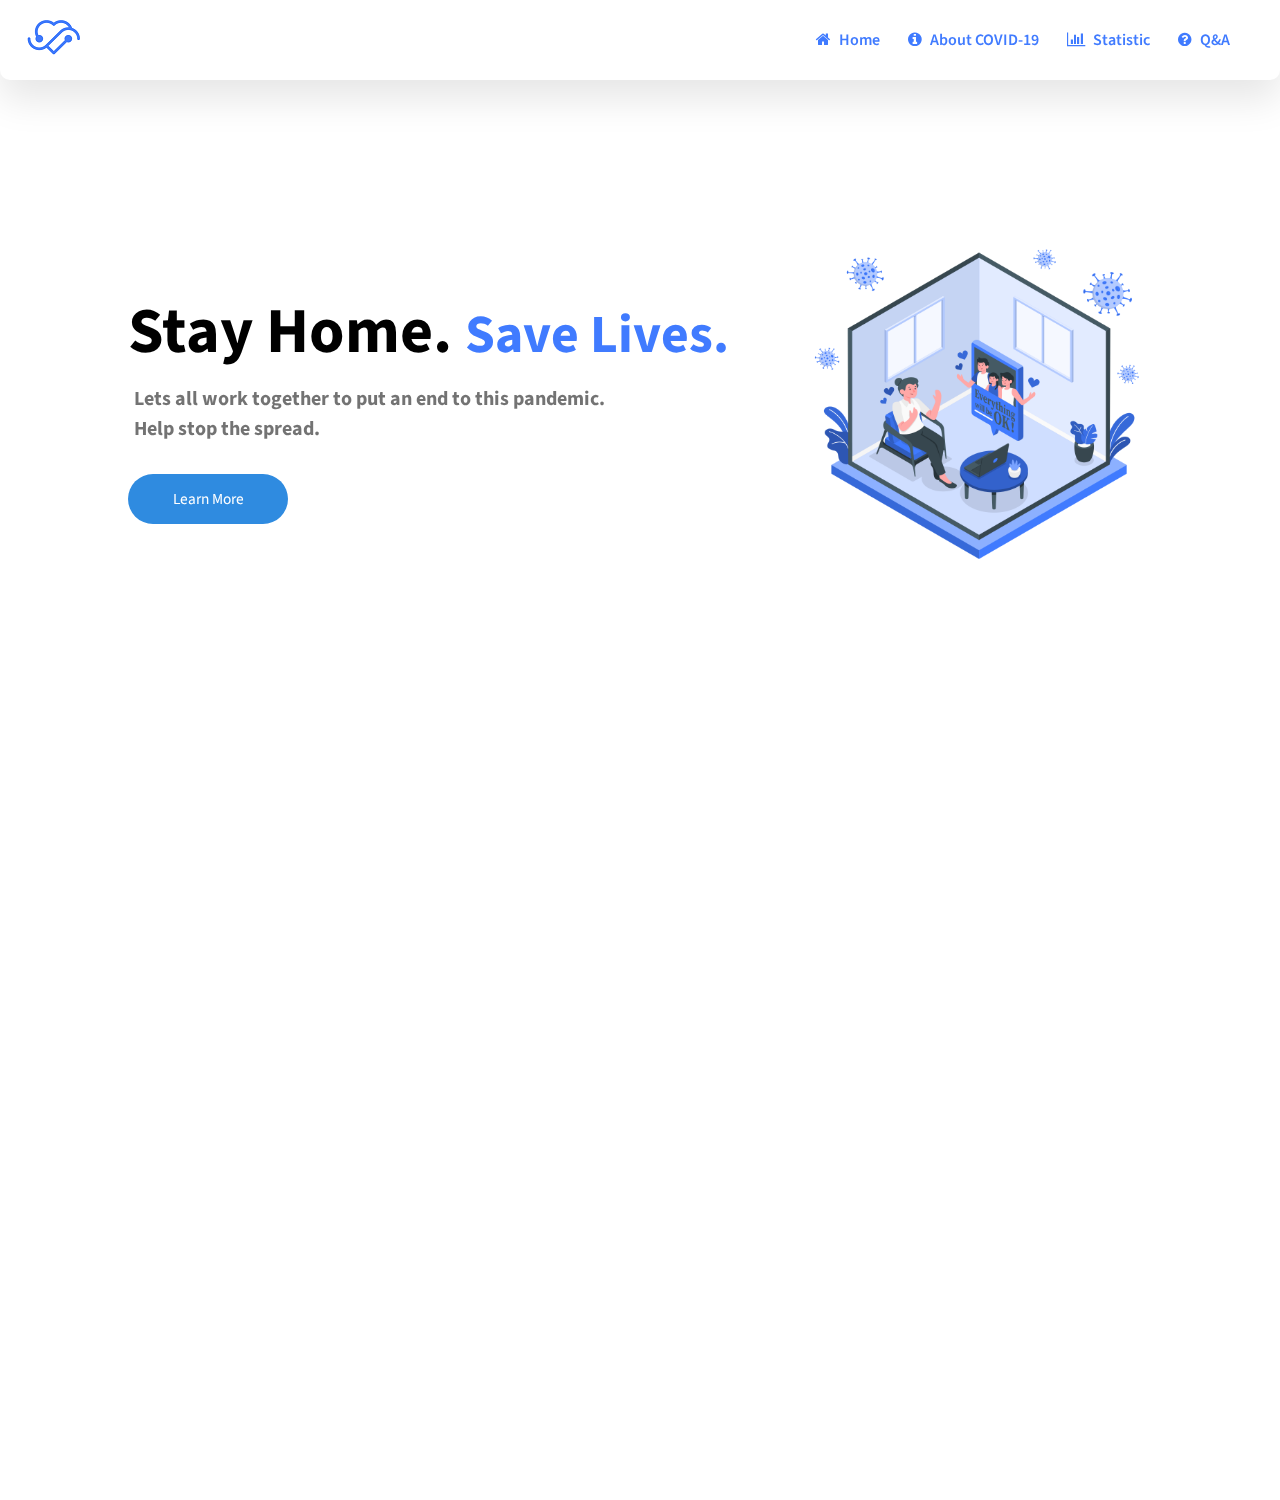
<file: COVID-19/index.html>
<!DOCTYPE html>
<html lang="en">
<html>

<head>
	<meta charset="utf-8">
	<meta name="viewport" content="width=device-width, initial-scale=1.0">
	<meta http-equiv="X-UA-Compatible" content="ie-edge">
	<title>COVID-19</title>
	<link rel="stylesheet" type="text/css" href="style.css">
	<link href="https://fonts.googleapis.com/css2?family=Source+Sans+Pro:wght@400;600&display=swap" rel="stylesheet">
	<link rel="stylesheet" href="https://stackpath.bootstrapcdn.com/font-awesome/4.7.0/css/font-awesome.min.css"
		integrity="sha384-wvfXpqpZZVQGK6TAh5PVlGOfQNHSoD2xbE+QkPxCAFlNEevoEH3Sl0sibVcOQVnN" crossorigin="anonymous">
	<link href="https://unpkg.com/aos@2.3.1/dist/aos.css" rel="stylesheet">
</head>

<body>
	<div class="wrapper">
		<div class="nav">
			<div class="logo">
				<a class="navbar-brand" href="index.html"><img src="logo.png"></a>
			</div>
			<div class="links">
				<a href="index.html" class="mainlink"><i class="fa fa-home" aria-hidden="true"></i>Home</a>
				<a href="about COVID-19.html" class="mainlink"><i class="fa fa-info-circle" aria-hidden="true"></i>About
					COVID-19</a>

				<a href="statistic.html" class="mainlink"><i class="fa fa-bar-chart" aria-hidden="true"></i>Statistic
				</a>
				<a href="Q&A.html" class="mainlink"><i class="fa fa-question-circle" aria-hidden="true"></i>Q&A</a>
			</div>
		</div>

		<div class="landing">
			<div class="landingText" data-aos="fade-up" data-aos-duration="1000">
				<h1>Stay Home. <span style="color: #407BFF;font-size: 4.2vw">Save Lives.</span></h1>
				<h3>Lets all work together to put an end to this pandemic. <br> Help stop the spread.</h3>
				<div class="btn">
					<a href="Learn more.html">Learn More </a>
				</div>
			</div>
			<div class="landingImage" data-aos="fade-down" data-aos-duration="2000">
				<img src="stay in.stay safe.png">
			</div>
		</div>

		<div class="about" data-aos="fade-left" data-aos-duration="2000">
			<div class="aboutText">
				<h1>Why is it important that <span style="color: #407BFF;font-size: 3vw">You Stay Home?</span></h1>
				<img src="doctor-woman.png">

			</div>
			<div class="aboutList" data-aos="fade-right" data-aos-duration="1000">
				<ol>
					<li>
						<span>01</span>
						<p>Covid-19, which is now a fast growing global pandemic. The number of confirmed cases
							worldwide has exceeded 40.000.000 due to rapid spreading of the virus.</p>
					</li>
					<li>
						<span>02</span>
						<p>Covid-19, spreads very easily, much easier than many other regular illnesses we deal with on
							a regular basis. That's what makes it so dangerous.</p>
					</li>
					<li>
						<span>03</span>
						<p>the best course of action is to stay at home prevent the spread of the disease as well as
							hospitals getting overwhelmed with patients who simply shouldn't be there.</p>
					</li>
					<li>
						<span>04</span>
						<p>As of today, there is no know cure and no approved vaccine for Covid-19.</p>
					</li>
				</ol>
			</div>
		</div>

	</div>
	<script src="https://unpkg.com/aos@2.3.1/dist/aos.js"></script>
	<script>
		AOS.init();
	</script>
</body>

</html>
</file>
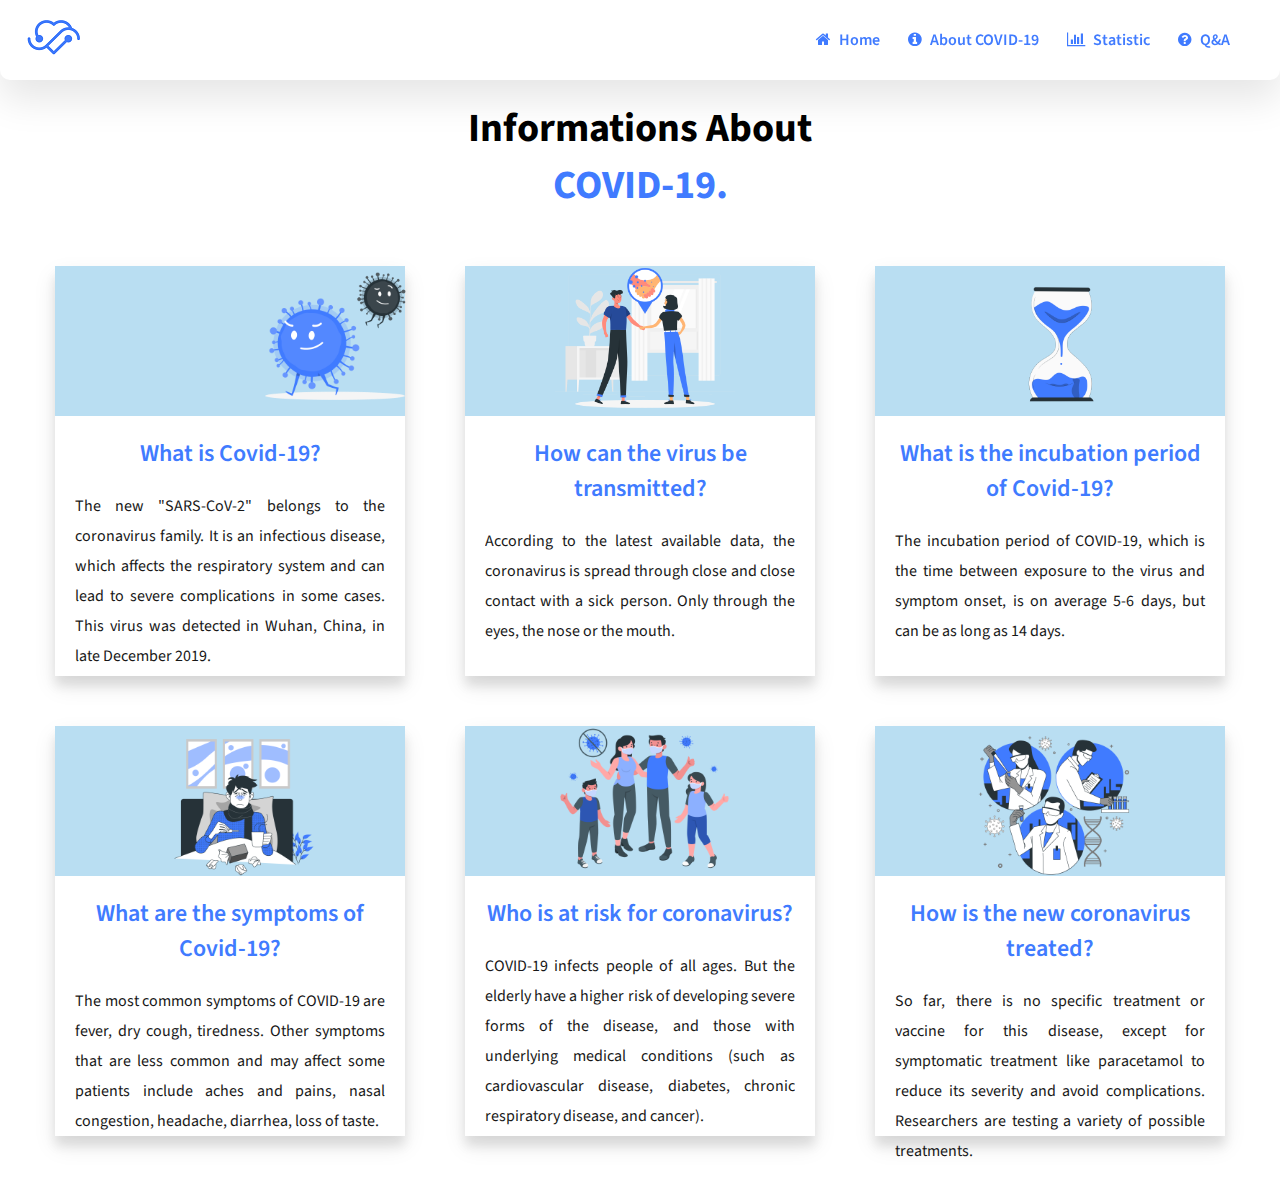
<file: COVID-19/about COVID-19.html>
<!DOCTYPE html>
<html lang="en">
<html>
<head>
	<meta charset="utf-8">
	<meta name="viewport" content="width=device-width, initial-scale=1.0">
	<meta http-equiv="X-UA-Compatible" content="ie-edge">
	<title>COVID-19</title>
	<link rel="stylesheet" type="text/css" href="about COVID-19.css">
	<link href="https://fonts.googleapis.com/css2?family=Source+Sans+Pro:wght@400;600&display=swap" rel="stylesheet">
	<link rel="stylesheet" href="https://stackpath.bootstrapcdn.com/font-awesome/4.7.0/css/font-awesome.min.css" integrity="sha384-wvfXpqpZZVQGK6TAh5PVlGOfQNHSoD2xbE+QkPxCAFlNEevoEH3Sl0sibVcOQVnN" crossorigin="anonymous">
</head>
<body>
<div class="wrapper">
	<div class="nav">
		<div class="logo">
		<a class="navbar-brand" href="index.html"><img src="logo.png" ></a>
		</div>
		<div class="links">
			<a href="index.html" class="mainlink"><i class="fa fa-home" aria-hidden="true"></i>Home</a>
			<a href="about COVID-19.html" class="mainlink"><i class="fa fa-info-circle" aria-hidden="true"></i>About COVID-19</a>
			<a href="statistic.html" class="mainlink"><i class="fa fa-bar-chart" aria-hidden="true"></i>Statistic</a>
			<a href="Q&A.html" class="mainlink"><i class="fa fa-question-circle" aria-hidden="true"></i>Q&A</a>
		</div>
		</div>
		<div class="infoSection">
      	<div class="infoHeader">
      		<h1> Informations About <br> <span style="color:  #407BFF">COVID-19.</span></h1>
      	</div>
		<div class="infoCards">
        	<div class="card one">
        		<img src="covid 19.png" class="cardoneImg">
        		<div class="cardbgone"></div>
        		<div class="cardContent">
                    <h2>What is Covid-19?</h2>
        			<p>The new "SARS-CoV-2" belongs to the coronavirus family. It is an infectious disease, which affects the respiratory system and can lead to severe complications in some cases. This virus was detected in Wuhan, China, in late December 2019.</p>
        	    </div>
        	</div>
        	<div class="card two">
        		<img src="Virus transmission.png" class="cardtwoImg">
        		<div class="cardbgtwo"></div>
        		<div class="cardContent">
                    <h2>How can the virus be transmitted?</h2>
        			<p>According to the latest available data, the coronavirus is spread through close and close contact with a sick person. Only through the eyes, the nose or the mouth.</p>
        			
        		</div>
        	</div>
        	<div class="card three">
        		<img src="period.png" class="cardthreeImg">
        		<div class="cardbgthree"></div>
        		<div class="cardContent">
                    <h2>What is the incubation period of Covid-19?</h2>
        			<p>The incubation period of COVID-19, which is the time between exposure to the virus and symptom onset, is on average 5-6 days, but can be as long as 14 days.</p>	
        		</div>
        	</div>
        </div>
        <div class="infoCards">
            <div class="card four">
                <img src="symptomes.png" class="cardfourImg">
                <div class="cardbgfour"></div>
                <div class="cardContent">
                    <h2>What are the symptoms of Covid-19?</h2>
                    <p>The most common symptoms of COVID-19 are fever, dry cough,  tiredness. Other symptoms that are less common and may affect some patients include aches and pains, nasal congestion, headache, diarrhea, loss of taste.</p>
                </div>
            </div>
            <div class="card five">
                <img src="people risk.png" class="cardfiveImg">
                <div class="cardbgfive"></div>
                <div class="cardContent">
                    <h2>Who is at risk for coronavirus?</h2>
                    <p>COVID-19 infects people of all ages. But the elderly have a higher risk of developing severe forms of the disease, and those with underlying medical conditions (such as cardiovascular disease, diabetes, chronic respiratory disease, and cancer). </p>
                    
                </div>
            </div>
            <div class="card six">
                <img src="treatment.png" class="cardsixImg">
                <div class="cardbgsix"></div>
                <div class="cardContent">
                    <h2>How is the new coronavirus treated?</h2>
                    <p>So far, there is no specific treatment or vaccine for this disease, except for symptomatic treatment like paracetamol to reduce its severity and avoid complications.
                    Researchers are testing a variety of possible treatments.</p> 
                </div>
            </div>
        </div>
      </div>
	</div>
	</body>
</html>
</file>
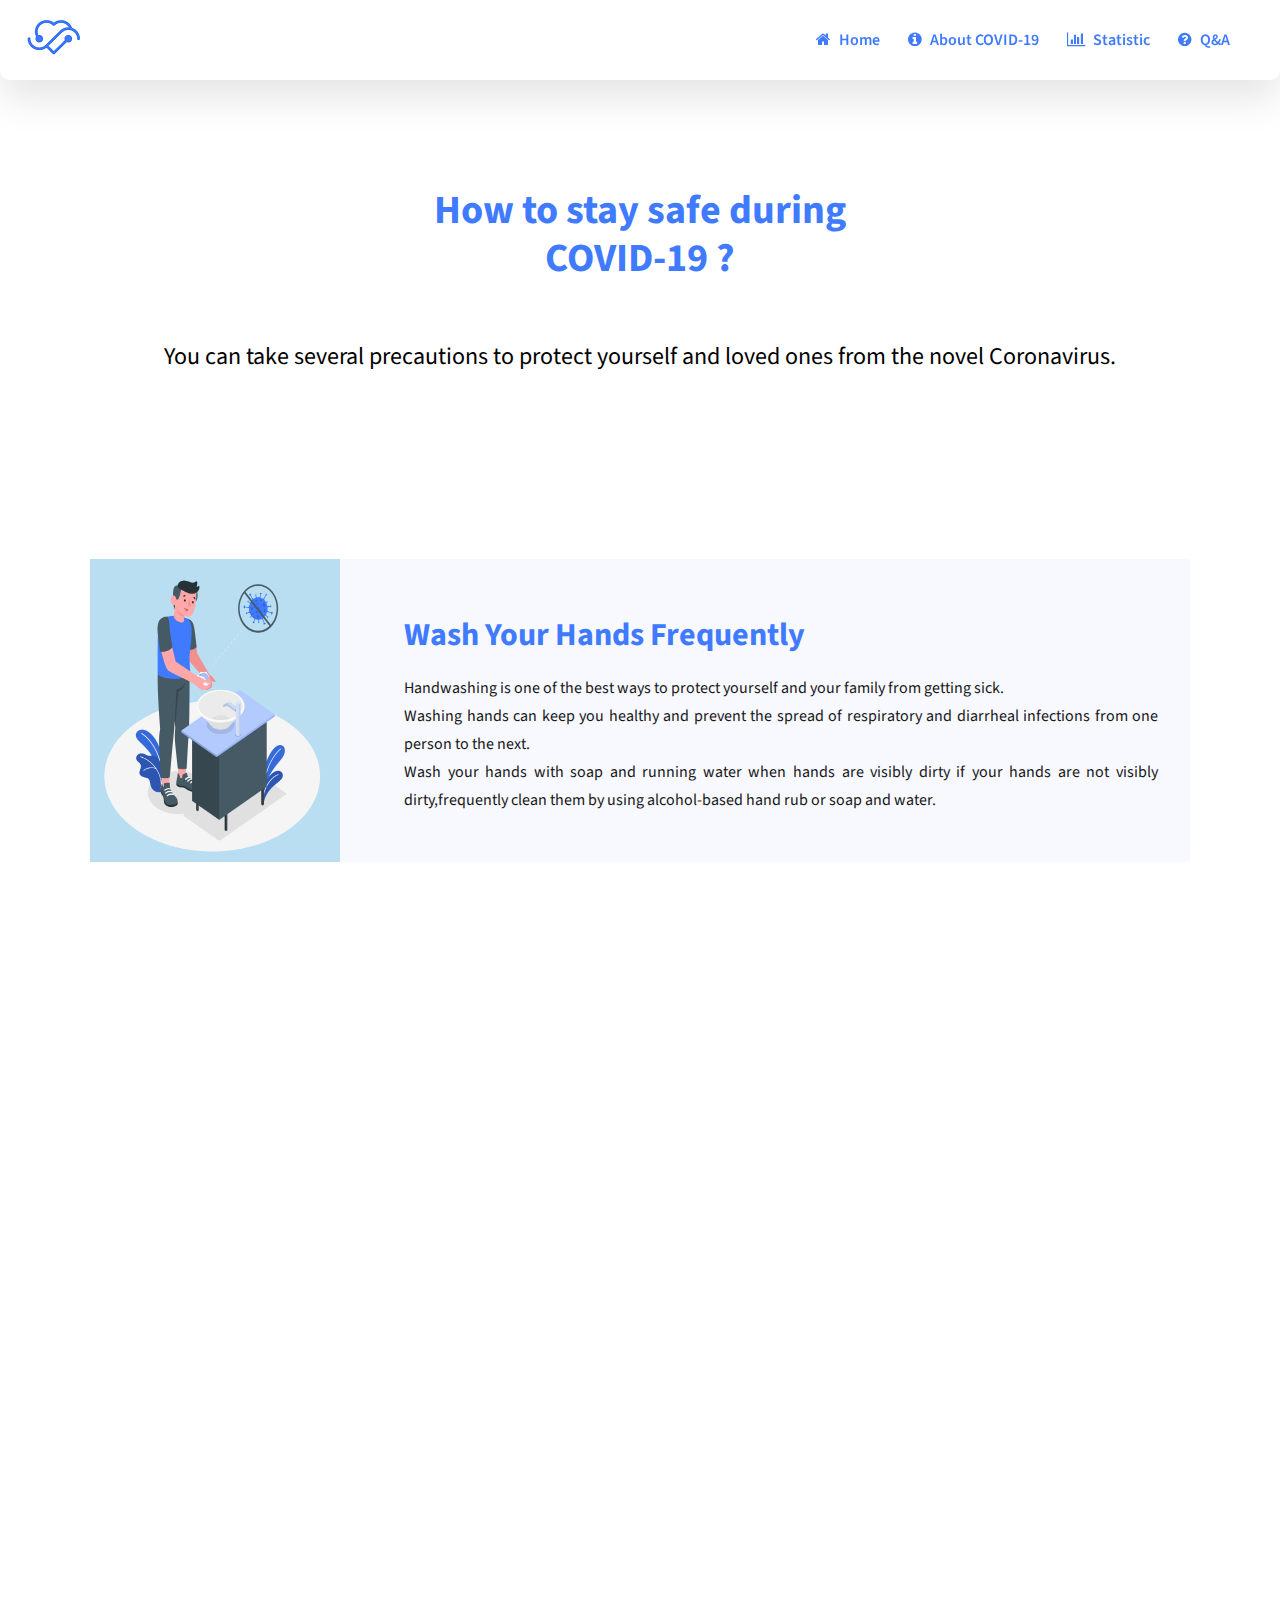
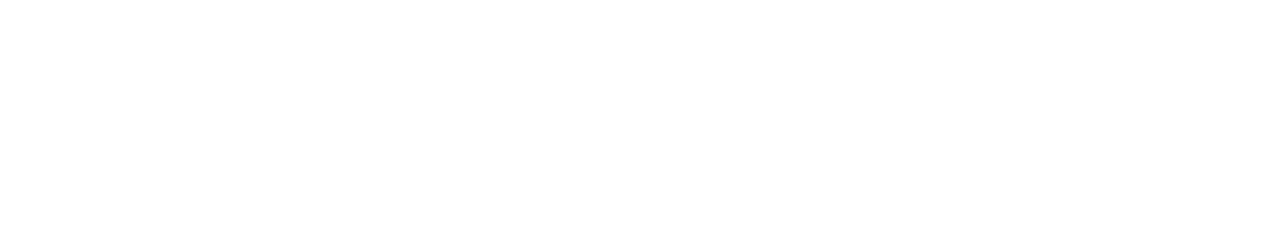
<file: COVID-19/Learn more.html>
<!DOCTYPE html>
<html lang="en">
<html>
<head>
	<meta charset="utf-8">
	<meta name="viewport" content="width=device-width, initial-scale=1.0">
	<meta http-equiv="X-UA-Compatible" content="ie-edge">
	<title>COVID-19</title>
	<link rel="stylesheet" type="text/css" href="Learn more.css">
	<link href="https://fonts.googleapis.com/css2?family=Source+Sans+Pro:wght@400;600&display=swap" rel="stylesheet">
	<link rel="stylesheet" href="https://stackpath.bootstrapcdn.com/font-awesome/4.7.0/css/font-awesome.min.css" integrity="sha384-wvfXpqpZZVQGK6TAh5PVlGOfQNHSoD2xbE+QkPxCAFlNEevoEH3Sl0sibVcOQVnN" crossorigin="anonymous">
	<link href="https://unpkg.com/aos@2.3.1/dist/aos.css" rel="stylesheet">
</head>
<body>
<div class="wrapper">
	<div class="nav">
		<div class="logo">
		<a class="navbar-brand" href="index.html"><img src="logo.png" ></a>
		</div>
		<div class="links">
			<a href="index.html" class="mainlink"><i class="fa fa-home" aria-hidden="true"></i>Home</a>
			<a href="about COVID-19.html" class="mainlink"><i class="fa fa-info-circle" aria-hidden="true"></i>About COVID-19</a>
      <a href="statistic.html" class="mainlink"><i class="fa fa-bar-chart" aria-hidden="true"></i>Statistic</a>
      <a href="Q&A.html" class="mainlink"><i class="fa fa-question-circle" aria-hidden="true"></i>Q&A</a>
		</div>
		</div>
		<header class="main-header">
      <h1><span style="color:  #407BFF">How to stay safe during<br>COVID-19 ?</span></h1>
      <p>
        You can take several precautions to protect yourself and loved ones from the novel Coronavirus.
      </p>
    </header>

    <main class="container">
      <section class="card">
        <img src="Handwashing.png" alt="" />
        <div>
          <h1>Wash Your Hands Frequently</h1>
          <p>
            Handwashing is one of the best ways to protect yourself and your family from getting sick. <br>
            Washing hands can keep you healthy and prevent the spread of respiratory and diarrheal infections from one person to the next.<br>
            Wash your hands with soap and running water when hands are visibly dirty if your hands are not visibly dirty,frequently clean them by using alcohol-based hand rub or soap and water.
          </p>
          
        </div>
      </section>

      <section class="card" data-aos="fade-left">
        <img src="Person with medical mask.png" alt="" />
        <div>
          <h1>Wear a Mask</h1>
          <p>
            Wearing a mask is one of the essential measures to stop transmission and save lives. The mask decreases the potential risk of exposure of an infected person, whether or not they have symptoms. People who wear a mask are protected from infection. The mask also prevents the transmission of infection when worn by an infected person.<br>

          </p>
         
        </div>
      </section>

      <section class="card" data-aos="fade-right">
        <img src="Social Distancing.png" alt="" />
        <div>
          <h1>Respect Physical Distancing</h1>
          <p>
            Together, we can slow the spread of COVID-19 by making a conscious effort to keep a physical distance between each other. Physical distancing is proven to be one of the most effective ways to reduce the spread of illness during an outbreak. <br>
this means we keep a distance of at least 1m from each other and avoid spending time in crowded places or in groups.</p>
          
        </div>
      </section>

      <section class="card" data-aos="fade-left">
        <img src="Cover coughs and sneezes.png" alt="" />
        <div>
          <h1>Cover coughs and sneezes</h1>
          <p>
           Always cover your mouth and nose with a tissue when you cough or sneeze or use the inside of your elbow and do not spit.<br>
Immediately wash your hands with soap and water for at least 20 seconds. If soap and water are not readily available, clean your hands with a hand sanitizer .
          </p>
         
        </div>
      </section>
    </main>
	</div>
	<script src="https://unpkg.com/aos@2.3.1/dist/aos.js"></script>
<script>
  AOS.init();
</script>
</body>
</html>
</file>
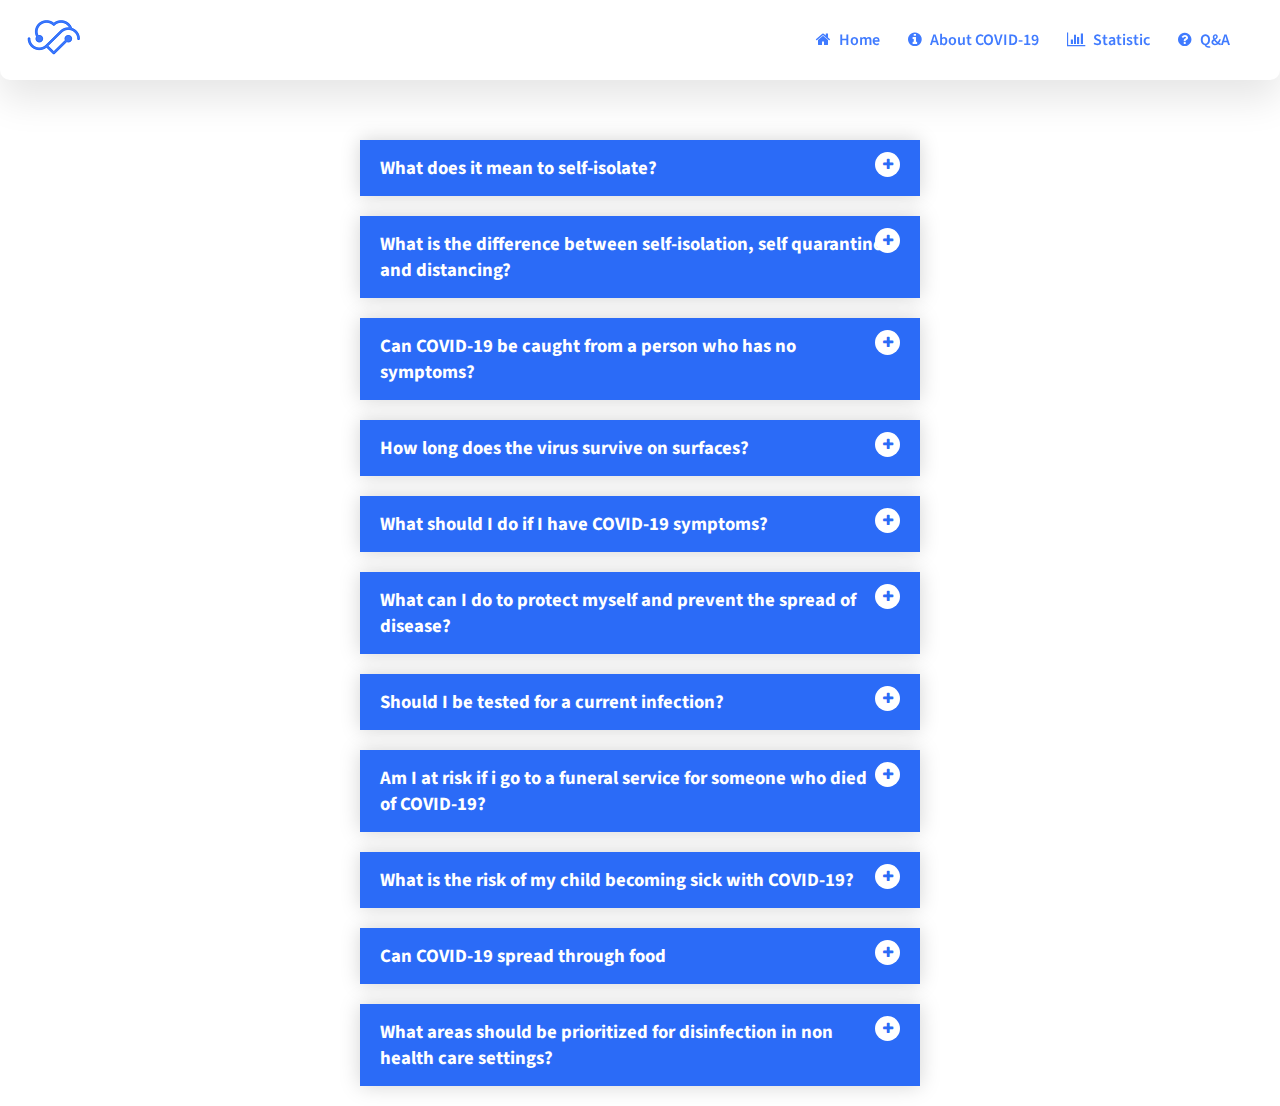
<file: COVID-19/Q&A.html>
<!DOCTYPE html>
<html>
<head>
  <meta charset="utf-8">
  <meta name="viewport" content="width=device-width, initial-scale=1">
  <meta http-equiv="X-UA-Compatible" content="ie-edge">
  <title>COVID-19</title>
	<link rel="stylesheet" type="text/css" href="styleQ&A.css">
	<!-- for icons plus minus font awesome-->
	<link href="https://fonts.googleapis.com/css2?family=Source+Sans+Pro:wght@400;600&display=swap" rel="stylesheet">
	<link rel="stylesheet" href="https://stackpath.bootstrapcdn.com/font-awesome/4.7.0/css/font-awesome.min.css" integrity="sha384-wvfXpqpZZVQGK6TAh5PVlGOfQNHSoD2xbE+QkPxCAFlNEevoEH3Sl0sibVcOQVnN" crossorigin="anonymous">
</head>
<body>
  <div class="wrapper">
    <div class="nav">
      <div class="logo">
      <a class="navbar-brand" href="index.html"><img src="logo.png" ></a>
      </div>
      <div class="links">
        <a href="index.html" class="mainlink"><i class="fa fa-home" aria-hidden="true"></i>Home</a>
        <a href="about COVID-19.html" class="mainlink"><i class="fa fa-info-circle" aria-hidden="true"></i>About COVID-19</a>
        <a href="statistic.html" class="mainlink"><i class="fa fa-bar-chart" aria-hidden="true"></i>Statistic</a>
        <a href="Q&A.html" class="mainlink"><i class="fa fa-question-circle" aria-hidden="true"></i>Q&A</a>
      </div>
      </div>
  <div class="accordian">
  	  <div class="card">
  	  	  <div class="card-header">
  	  	  	 <h3>What does it mean to self-isolate? </h3>
  	  	  	 <span class="fa fa-plus"></span>
  	  	  </div>
  	  	  <div class="card-body">
            <p>Self-isolation is an important measure taken by those who have COVID-19 symptoms to avoid infecting others in the community, including family members.<br>
              Self-isolation is when a person who is experiencing fever, cough or other COVID-19 symptoms stays at home and does not go to work, school or public places. This can be voluntarily or based on his/her health care provider’s recommendation. </p>
  	  	  </div>
  	  </div>

  	  <div class="card">
  	  	  <div class="card-header">
  	  	  	 <h3>What is the difference between self-isolation, self quarantine <br> and distancing? </h3>
  	  	  	 <span class="fa fa-plus"></span>
  	  	  </div>
  	  	  <div class="card-body">
            <p>Quarantine means restricting activities or separating people who are not ill themselves but may have been exposed to COVID-19. The goal is to prevent spread of the disease at the time when people just develop symptoms.<br>
              Isolation means separating people who are ill with symptoms of COVID-19 and may be infectious to prevent the spread of the disease.<br>
              Physical distancing means being physically apart. WHO recommends keeping at least 1-metre distance from others. This is a general measure that everyone should take even if they are well with no known exposure to COVID-19.<br> </p>
  	  	  </div>
  	  </div>
  	  <div class="card">
  	  	  <div class="card-header">
  	  	  	 <h3>Can COVID-19 be caught from a person who has no<br> symptoms?</h3>
  	  	  	 <span class="fa fa-plus"></span>
  	  	  </div>
  	  	  <div class="card-body">
            <p>COVID-19 is mainly spread through respiratory droplets expelled by someone who is coughing or has other symptoms such as fever or tiredness. Many people with COVID-19 experience only mild symptoms. This is particularly true in the early stages of the disease. It is possible to catch COVID-19 from someone who has just a mild cough and does not feel ill.<br>
              Some reports have indicated that people with no symptoms can transmit the virus. It is not yet known how often it happens.</p>
  	  	  </div>
      </div>
      <div class="card">
        <div class="card-header">
           <h3>How long does the virus survive on surfaces? </h3>
           <span class="fa fa-plus"></span>
        </div>
        <div class="card-body">
          <p>The most important thing to know about coronavirus on surfaces is that they can easily be cleaned with common household disinfectants that will kill the virus. Studies have shown that the COVID-19 virus can survive for up to 72 hours on plastic and stainless steel, less than 4 hours on copper and less than 24 hours on cardboard.</p>
        </div>
    </div>
    <div class="card">
      <div class="card-header">
         <h3>What should I do if I have COVID-19 symptoms?</h3>
         <span class="fa fa-plus"></span>
      </div>
      <div class="card-body">
        <p>if you have a fever, cough, and difficulty breathing or other symptoms, you might have COVID-19. Most people have mild illness and are able to recover at home. If you think you may have been exposed to COVID-19, contact your healthcare provider.</p>
      </div>
  </div>
  <div class="card">
    <div class="card-header">
       <h3>What can I do to protect myself and prevent the spread of disease? </h3>
       <span class="fa fa-plus"></span>
    </div>
    <div class="card-body">
      <p>You can reduce your chances of being infected or spreading COVID-19 by taking some simple precautions:</p>
      <ul>
        <li>Regularly and thoroughly clean your hands with an alcohol-based hand rub or wash them with soap and water. Why? Washing your hands with soap and water or using alcohol-based hand rub kills viruses that may be on your hands.</li>
        <li>Maintain at least 1 metre distance between yourself and others. Why? When someone coughs, sneezes, or speaks they spray small liquid droplets from their nose or mouth which may contain virus. If you are too close, you can breathe in the droplets, including the COVID-19 virus if the person has the disease.</li>
        <li>Avoid going to crowded places. Why? Where people come together in crowds, you are more likely to come into close contact with someone that has COVID-19 and it is more difficult to maintain physical distance of 1 metre.</li>
        <li>Avoid touching eyes, nose and mouth. Why? Hands touch many surfaces and can pick up viruses. Once contaminated, hands can transfer the virus to your eyes, nose or mouth. From there, the virus can enter your body and infect you.</li>
        <li>Make sure you, and the people around you, follow good respiratory hygiene. This means covering your mouth and nose with your bent elbow or tissue when you cough or sneeze. Then dispose of the used tissue immediately and wash your hands. Why? Droplets spread virus. By following good respiratory hygiene, you protect the people around you from viruses such as cold, flu and COVID-19.</li>
      </ul>
    </div>
</div>
<div class="card">
  <div class="card-header">
     <h3>Should I be tested for a current infection? </h3>
     <span class="fa fa-plus"></span>
  </div>
  <div class="card-body">
    <p>Maybe; not everyone needs to be tested for COVID-19.<br>
      If you have symptoms of COVID-19 and want to get tested, call your healthcare provider first. Most people will have mild illness and can recover at home without medical care and may not need to be tested.<br>
      CDC has guidance for who should be tested, but decisions about testing are made by state and local health departments and healthcare providers.<br>
      You can also visit your state or local health department’s website to look for the latest local information on testing.</p>
  </div>
</div>
<div class="card">
  <div class="card-header">
     <h3>Am I at risk if i go to a funeral service for someone who died<br> of COVID-19? </h3>
     <span class="fa fa-plus"></span>
  </div>
  <div class="card-body">
    <p>There is currently no known risk associated with being in the same room at a funeral or visitation service with the body of someone who died of COVID-19. However, you may be at risk of getting COVID-19 if you attend a funeral where there are multiple people congregating. For more information about what you can do to help protect yourself and others from COVID-19 during these services, and to help cope with the loss of a loved one, see Funeral Guidance.</p>
  </div>
</div>
<div class="card">
  <div class="card-header">
     <h3>What is the risk of my child becoming sick with COVID-19?</h3>
     <span class="fa fa-plus"></span>
  </div>
  <div class="card-body">
    <p>Children can be infected with the virus that causes COVID-19 and can get sick with COVID-19. Most children with COVID-19 have mild symptoms or they may have no symptoms at all (“asymptomatic”). Fewer children have been sick with COVID-19 compared to adults. However, children with certain underlying medical conditions and infants (less than 1 year old) might be at increased risk for severe illness from COVID-19. Some children have developed a rare but serious disease that is linked to COVID-19 called multisystem inflammatory syndrome (MIS-C).</p>
  </div>
</div>
<div class="card">
  <div class="card-header">
     <h3>Can COVID-19 spread through food</h3>
     <span class="fa fa-plus"></span>
  </div>
  <div class="card-body">
    <p>It is highly unlikely that people can contract COVID-19 from food or food packaging. COVID-19 is a respiratory illness and the primary transmission route is through person-to- person contact and through direct contact with respiratory droplets generated when an infected person coughs or sneezes.<br>
      There is no evidence to date of viruses that cause respiratory illnesses being transmitted via food or food packaging. Coronaviruses cannot multiply in food; they need an animal or human host to multiply.</p>
  </div>
</div>
<div class="card">
  <div class="card-header">
     <h3>What areas should be prioritized for disinfection in non <br> health care settings?</h3>
     <span class="fa fa-plus"></span>
  </div>
  <div class="card-body">
    <p>Disinfection practices are important to reduce the potential for COVID-19 virus contamination in non-healthcare settings, such as in the home, office, schools, gyms, publicly accessible buildings, faith-based community centres, markets, transportation and business settings or restaurants. High-touch surfaces in these non-health care settings should be identified for priority disinfection such as door and window handles, kitchen and food preparation areas, counter tops, bathroom surfaces, toilets and taps, touchscreen personal devices, personal computer keyboards, and work surfaces.</p>
  </div>
</div>
  </div>
</div>

<!-- jqurey code -->
<script src="https://ajax.googleapis.com/ajax/libs/jquery/3.4.1/jquery.min.js"></script>

<script type="text/javascript" src="Q&A.js"></script>

</body>
</html>
</file>
<file: COVID-19/style.css>
html,body{
	background-color: #fff;
	font-family:'Source Sans Pro', sans-serif;
	overflow-x: hidden !important;
	margin: 0px !important;
	padding: 0px !important; 
}

*{
	text-decoration: none !important;
}  

.nav{
	position: fixed;
	z-index: 1000;
	top: 0;
	right: 0;
	left: 0;
	height: 80px;
	display: flex;
	flex-direction: row;
    justify-content: space-between;
    align-items: center;
    padding: 0 25px 0 25px;
    background-color: #fff;
    box-shadow: 0 19px 38px rgba(0,0,0,0.10);
    border-bottom-left-radius: 10px;
    border-bottom-right-radius: 10px;
}
.logo{
	width: 10vw;
}
.nav .links a{
	margin-right: 25px;
	font-size: 16px;
	font-weight: 600;
	color: #407BFF;
}

.nav .links a:hover{
	color:#000;
}

.nav .links .mainlink{
	color: #407BFF;
}

.nav .links i{
	margin-right: 8px;
}


.landing{
	display: flex;
	flex-direction: row;
	justify-content: space-between;
	align-items: center;
	padding: 0 10vw 0 10vw;
	height: 90vh;
}

.landingText h1{
	font-size: 5vw;
	margin: 0 !important;
}

.landingText h3{
	margin: 6px !important;
	font-size: 20px;
	opacity: 0.55;
	line-height: 30px;
}

.landingText .btn{
	width: 120px;
	margin-top: 30px;
	padding: 14px 20px 14px 20px;
	background-color: #2f8be0;
	border-radius: 45px;
	text-align: center;
}

.landingText .btn a{
	font-size: 1.2vw;
	color: #fff;
}

.landingImage img{
	width:27vw;
}


.about{
	height: 590px;
	padding: 50px;
	display: flex;
	flex-direction: row;
	justify-content: space-evenly;
	align-items: center;
}

.aboutText{
	position: relative;
	padding: 0 50px;
	height: inherit;
}

.aboutText h1{
	position:relative;
	left: 135px;
	
}

.aboutText img{
	width:9.5vw;
	position: absolute;
	top: 50px;
	
	
}

.aboutList{
	
	text-align:justify;
}

ol{
	list-style: none;
	color: #1856DD;
}

ol li{
	font-size: 34px;
	position: relative;
	margin-bottom: 20px;
	border-bottom: 1px solid #ebebeb;
}

li p {
	font-size: 16px;
	color: #000;
	padding-left: 60px;
	line-height: 30px;
	opacity: 0.9;
	text-align: justify;
}

li span{
	position: absolute;
	line-height: 25px;
	font-weight: 600;
}

@media only screen and (max-width: 600px){
	.nav{
		flex-direction: column;
		justify-content: space-around;
		padding: 20px;
		height: auto;
		overflow-y:hidden; 
	}
	.nav .logo{
		font-size: 6vw;
		margin-top: 10px;
		margin-bottom: 14px;
	}
	.nav .links a{
		margin-right: 25px;
		font-size: 12px;
		font-weight: 600;
	}
    .landing{
    	flex-direction: column-reverse;
    	height: 750px;
    	align-items: center;
    	justify-content:center;
    	text-align: center;

    }
	.landingText h1{
		font-size: 6vw;
		margin: 0px !important;
		
	}
	.landingText h3{
		font-size: 16px;
	}
	.landingText .btn{
	   margin: 0 auto;
	}
	.landingText .btn a{
		font-size: 3vw;
	}
	.landingImage img{
		width: 59vw;
		margin-bottom: 20px;
	}
	.about{
		height: auto;
		padding: 0px;
		display: flex;
		flex-direction: column;
		justify-content: center;
		align-items: center;
	}
	.aboutText{
		padding: 0 50px;
		height: 100px;
	}
	.aboutText h1{
		left: 40px;
		font-size: 6.99vw;
	}
	.aboutText h1~span{
		font-size: 4vw;
	}
	.aboutText img{
		width: 19vw;
		top: 10px;
		left: -8px;
	}
	.aboutList{
		width: 75%
	}
	ol li{
		font-size: 26px;
	}
	li p{
		font-size: 14px;
	}
}
</file>
<file: COVID-19/about COVID-19.css>
html,body{
	background-color: #fff;
	font-family:'Source Sans Pro', sans-serif;
	overflow-x: hidden !important;
	margin: 0px !important;
	padding: 0px !important; 
	display: grid;
}

*{
	text-decoration: none !important
}  

.nav{
	position: fixed;
	z-index: 1000;
	top: 0;
	right: 0;
	left: 0;
	height: 80px;
	display: flex;
	flex-direction: row;
    justify-content: space-between;
    align-items: center;
    padding: 0 25px 0 25px;
    background-color: #fff;
    box-shadow: 0 19px 38px rgba(0,0,0,0.10);
    border-bottom-left-radius: 10px;
    border-bottom-right-radius: 10px;
}
.logo{
	width: 10vw;
}
.nav .links a{
	margin-right: 25px;
	font-size: 16px;
	font-weight: 600;
	color: #407BFF;
}

.nav .links a:hover{
	color:#000;
}

.nav .links .mainlink{
	color: #407BFF;
}

.nav .links i{
	margin-right: 8px;
}


.infoSection{
	height: 1100px; 
}

.infoHeader{
	text-align: center;
	margin-top: 100px;
	font-size: 20px;
}
.cardcontent{
	height: 470px;
}

.infoCards{
	display: flex;
	flex-direction: row;
	justify-content: space-around;
	align-items: center;
	padding:25px;
}

.infoCards .card{
	position: relative;
	height: 410px;
	width: 350px;
	background: #fff;
	box-shadow: 0 10px 22px rgba(0,0,0,0.09), 0 10px 10px rgba(0,0,0,0.09)

}

.infoCards .one .cardoneImg{
	width: 180px;
	position: absolute;
	top: -20px;
	right: -20px;
}

.cardbgone{
	height: 150px;
	background-color: #B9DEF2;
}

.infoCards .two .cardtwoImg{
	width: 180px;
	position: absolute;
	top: -12px;
	right: 80px;
}

.cardbgtwo{
	height: 150px;
	background-color: #B9DEF2;
}
.infoCards .three .cardthreeImg{
	width: 160px;
	position: absolute;
	top: -10px;
	right: 80px;
}

.cardbgthree{
	height: 150px;
	background-color: #B9DEF2;
}

.infoCards .four .cardfourImg{
	width: 180px;
	position: absolute;
	top: -12px;
	right: 80px;
}

.cardbgfour{
	height: 150px;
	background-color: #B9DEF2;
}
.infoCards .five .cardfiveImg{
	width: 180px;
	position: absolute;
	top: -10px;
	right: 80px;
}

.cardbgfive{
	height: 150px;
	background-color: #B9DEF2;
}
.infoCards .six .cardsixImg{
	width: 180px;
	position: absolute;
	top: -18px;
	right: 80px;
}

.cardbgsix{
	height: 150px;
	background-color: #B9DEF2;
}
.cardContent{
	padding: 0 20px;
}

.cardContent h2{
	font-weight: 600;
	text-align: center;
	color: #407BFF;
}

.cardContent  p{
	line-height: 30px;
	opacity: 0.9;
	text-align: justify;
}
@media only screen and (max-width: 600px){
	.nav{
		flex-direction: column;
		justify-content: space-around;
		padding: 20px;
		height: auto;
		overflow-y:hidden; 
	}
	.nav .logo{
		font-size: 6vw;
		margin-top: 10px;
		margin-bottom: 14px;
	}
	.nav .links a{
		margin-right: 25px;
		font-size: 12px;
		font-weight: 600;
	}
    .infoSection{
	    height: auto;
    }

    .infoHeader {
	    text-align: center;
	    margin-top: 150px;

       }
    .infoCards{
    	display: flex;
    	flex-direction: column;
    	padding: 50px;
    	justify-content: center;
    	align-items: center;
    	text-align: center;
    }   

      .infoCards .card{
      	margin-bottom: 60px;
      }

}
</file>
<file: COVID-19/Learn more.css>
html,body{
	background-color: #fff;
	font-family:'Source Sans Pro', sans-serif;
	overflow-x: hidden !important;
	margin: 0px !important;
	padding: 0px !important; 
	display: grid;
	justify-content: center;
	align-items: center;
}

*{
	text-decoration: none !important
}  

.nav{
	position: fixed;
	z-index: 1000;
	top: 0;
	right: 0;
	left: 0;
	height: 80px;
	display: flex;
	flex-direction: row;
    justify-content: space-between;
    align-items: center;
    padding: 0 25px 0 25px;
    background-color: #fff;
    box-shadow: 0 19px 38px rgba(0,0,0,0.10);
    border-bottom-left-radius: 10px;
    border-bottom-right-radius: 10px;
}
.logo{
	width: 10vw;
}
.nav .links a{
	margin-right: 25px;
	font-size: 16px;
	font-weight: 600;
	color: #407BFF;
}

.nav .links a:hover{
	color:#000;
}

.nav .links .mainlink{
	color: #407BFF;
}

.nav .links i{
	margin-right: 8px;
}

.container {
  max-width: 1100px;
  margin: auto;
  overflow: auto;
  padding: 0 2rem;
}

.main-header {
  height: 55vh;
  padding: 2rem;
  display: flex;
  flex-direction: column;
  align-items: center;
  justify-content: center;
  text-align: center;
}

.main-header h1 {
  font-size: 2.5rem;
  margin-bottom: 2rem;
  line-height: 1.2;
}

.main-header p {
  font-size: 1.5rem;
}

.card img {
  width: 250px;
 background-color:#B9DEF2;
}

.card {
  display: flex;
  grid-template-columns: repeat(2, 1fr);
  grid-gap: 2rem;
  background: #F8F8FF;
  margin-bottom: 2rem;
}

.card h1 {
  margin-bottom: 1rem;
  color: #407BFF;
}

.card p{
  text-align: justify;
  opacity: 0.9;
  line-height: 28px;
}
.card > div {
  padding: 2rem;
}

.card:nth-child(even) img {
  order: 2;
}



@media(max-width:600px) {
  .card {
    display: block;
  }
 .card img {
  width: 410px;
}

}
</file>
<file: COVID-19/styleQ&A.css>
body{
	margin:0;
}

html,body{
	background-color: #fff;
	font-family:'Source Sans Pro', sans-serif;
	overflow-x: hidden !important;
	margin: 0px !important;
	padding: 0px !important; 
	display: grid;
	justify-content: center;
	align-items: center;
}


*{
  box-sizing: border-box;
  text-decoration: none !important
}

.nav{
	position: fixed;
	z-index: 1000;
	top: 0;
	right: 0;
	left: 0;
	height: 80px;
	display: flex;
	flex-direction: row;
    justify-content: space-between;
    align-items: center;
    padding: 0 25px 0 25px;
    background-color: #fff;
    box-shadow: 0 19px 38px rgba(0,0,0,0.10);
    border-bottom-left-radius: 10px;
    border-bottom-right-radius: 10px;
}
.logo{
	width: 10vw;
}
.nav .links a{
	margin-right: 25px;
	font-size: 16px;
	font-weight: 600;
	color: #407BFF;
}

.nav .links a:hover{
	color:#000;
}

.nav .links .mainlink{
	color: #407BFF;
}

.nav .links i{
	margin-right: 8px;
}

.wrapper{
	
    margin-top: 40px;
}
::selection{
  background: rgb(0,123,255,0.3);
}
.wrapper{
  max-width: 600px;
  padding: 0 20px;
}

.accordian{
	max-width:600px;
	display: block;
	margin:100px auto;
}

.accordian .card{
	box-shadow: 0px 0px 20px #d4d4d4;
	margin-bottom:20px;
	float: left;
	width: 100%;
}
.accordian .card .card-header h3{
	cursor: pointer;
	color:#ffffff;
	position: relative;
	background-color: 	#2b6bf7;
  ;
	margin:0;
  padding:15px 20px;

}
.accordian .card .card-header {
	position: relative;
}
.accordian .card .card-header span{
	position: absolute;
	right:20px;
	top:12px;
	height:25px;
	width:25px;
	color:	#2b6bf7;
	background-color: #ffffff;
	border-radius:50%;
	text-align: center;
	line-height:25px;
	font-size:13px;
}

.accordian .card .card-body{
  padding:20px;
  text-align: justify;
}
.accordian .card .card-body{
	display: none;
}
/*open one card by default*/
/*.accordian .card:nth-child(1) .card-body{
 display: block;
}*/
.accordian .card .card-body p{
	font-size: 15px;
	line-height: 24px;
	color:#444444;
	margin:0px;
}
</file>
